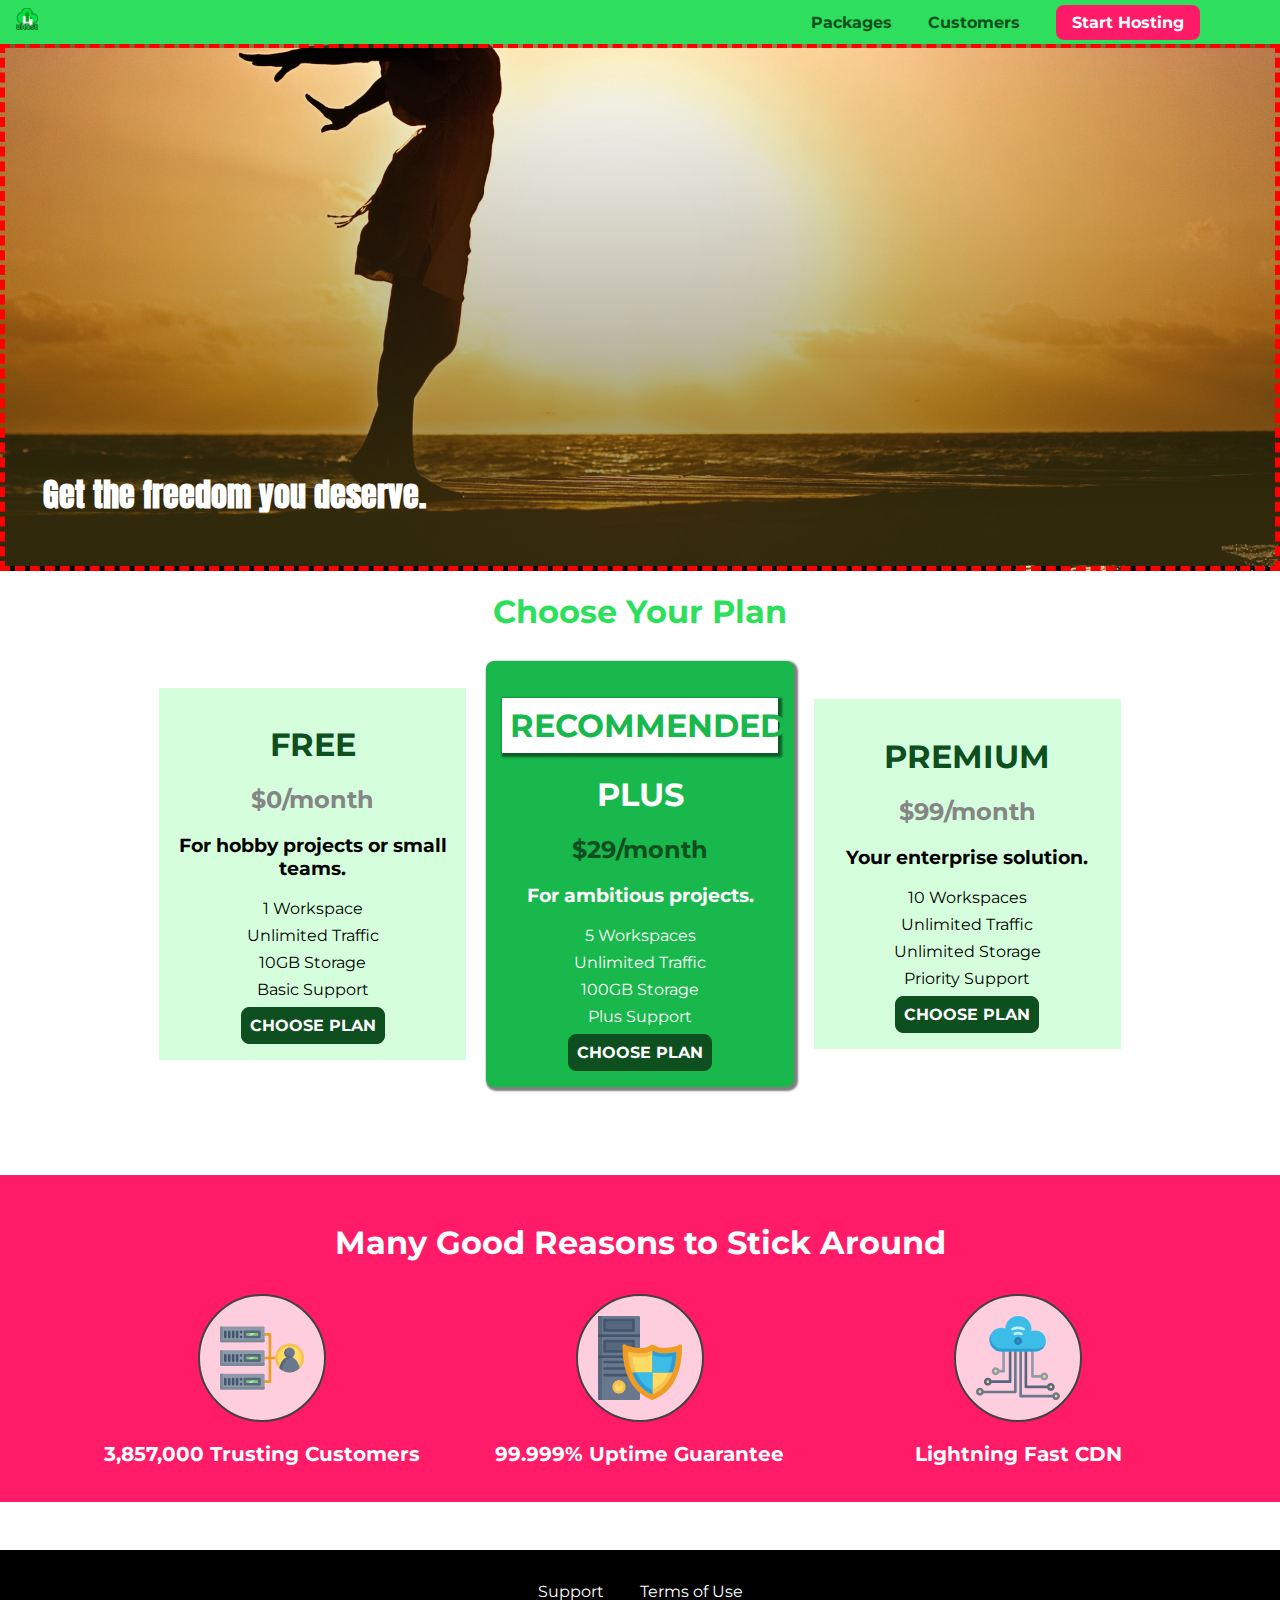
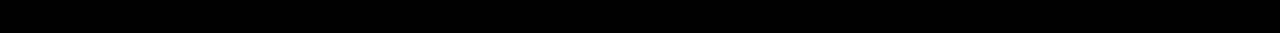
<file: index.html>
<!DOCTYPE html>
<html lang="ko">

<head>
    <meta charset="UTF-8">
    <meta http-equiv="X-UA-Compatible" content="ie=edge">
    <title>uHost</title>
    <link rel="shortcut icon" href="favicon.png">
    <link href="https://fonts.googleapis.com/css?family=Anton" rel="stylesheet">
    <link href="https://fonts.googleapis.com/css?family=Montserrat:400,700" rel="stylesheet">
    <link rel="stylesheet" href="shared.css">
    <link rel="stylesheet" href="main.css">
</head>

<body>
    <header class="main-header">
        <div>
            <a href="index.html" class="main-header__brand">
                <img src="images/uhost-icon.png" alt="uHost - Your favorite hosting company">
            </a>
        </div>
        <nav class="main-nav">
            <ul class="main-nav__items">
                <li class="main-nav__item">
                    <a href="packages/index.html">Packages</a>
                </li>
                <li class="main-nav__item">
                    <a href="customers/index.html">Customers</a>
                </li>
                <li class="main-nav__item main-nav__item--cta">
                    <a href="start-hosting/index.html">Start Hosting</a>
                </li>
            </ul>
        </nav>
    </header>
    <main>
        <section id="product-overview">
            <h1>Get the freedom you deserve.</h1>
        </section>
        <section id="plans">
            <h1 class="section-title">Choose Your Plan</h1>
            <div class="plan__list">
                <article class="plan">
                    <h1 class="plan__title">FREE</h1>
                    <h2 class="plan__price">$0/month</h2>
                    <h3>For hobby projects or small teams.</h3>
                    <ul class="plan__features">
                        <li class="plan__feature">1 Workspace</li>
                        <li class="plan__feature">Unlimited Traffic</li>
                        <li class="plan__feature">10GB Storage</li>
                        <li class="plan__feature">Basic Support</li>
                    </ul>
                    <div>
                        <button class="button">CHOOSE PLAN</button>
                    </div>
                </article>
                <article class="plan plan--hightlighted">
                    <h1 class="plan__annotation">RECOMMENDED</h1>
                    <h1 class="plan__title">PLUS</h1>
                    <h2 class="plan__price">$29/month</h2>
                    <h3>For ambitious projects.</h3>
                    <ul class="plan__features">
                        <li class="plan__feature">5 Workspaces</li>
                        <li class="plan__feature">Unlimited Traffic</li>
                        <li class="plan__feature">100GB Storage</li>
                        <li class="plan__feature">Plus Support</li>
                    </ul>
                    <div>
                        <button class="button">CHOOSE PLAN</button>
                    </div>
                </article>
                <article class="plan">
                    <h1 class="plan__title">PREMIUM</h1>
                    <h2 class="plan__price">$99/month</h2>
                    <h3>Your enterprise solution.</h3>
                    <ul class="plan__features">
                        <li class="plan__feature">10 Workspaces</li>
                        <li class="plan__feature">Unlimited Traffic</li>
                        <li class="plan__feature">Unlimited Storage</li>
                        <li class="plan__feature">Priority Support</li>
                    </ul>
                    <div>
                        <button class="button">CHOOSE PLAN</button>
                    </div>
                </article>
            </div>
        </section>
        <section id="key-features">
            <h1 class="section-title">Many Good Reasons to Stick Around</h1>
            <ul class="key-feature__list">
                <li class="key-feature">
                    <div class="key-feature__image">
                        <svg viewBox="0 0 512 512">
                            <path style="fill:#F09B24;" d="M344,248h-32V112c0-4.418-3.582-8-8-8h-40c-4.418,0-8,3.582-8,8s3.582,8,8,8h32v128h-32  c-4.418,0-8,3.582-8,8s3.582,8,8,8h32v128h-32c-4.418,0-8,3.582-8,8s3.582,8,8,8h40c4.418,0,8-3.582,8-8V264h32c4.418,0,8-3.582,8-8  S348.418,248,344,248z"
                            />
                            <path style="fill:#8E9AA9;" d="M264,64H8c-4.418,0-8,3.582-8,8v80c0,4.418,3.582,8,8,8h256c4.418,0,8-3.582,8-8V72  C272,67.582,268.418,64,264,64z"
                            />
                            <path style="fill:#7C899B;" d="M24,144c-4.418,0-8-3.582-8-8V64H8c-4.418,0-8,3.582-8,8v80c0,4.418,3.582,8,8,8h256  c4.418,0,8-3.582,8-8v-8H24z"
                            />
                            <rect x="152" y="96" style="fill:#B8E3A8;" width="88" height="32" />
                            <g>
                                <polygon style="fill:#7EC97D;" points="152,96 152,128 166,128 198,96  " />
                                <polygon style="fill:#7EC97D;" points="220,96 188,128 240,128 240,96  " />
                            </g>
                            <path style="fill:#56677E;" d="M240,136h-88c-4.418,0-8-3.582-8-8V96c0-4.418,3.582-8,8-8h88c4.418,0,8,3.582,8,8v32  C248,132.418,244.418,136,240,136z M160,120h72v-16h-72V120z"
                            />
                            <g>
                                <path style="fill:#435670;" d="M32,136c-4.418,0-8-3.582-8-8V96c0-4.418,3.582-8,8-8s8,3.582,8,8v32C40,132.418,36.418,136,32,136z   "
                                />
                                <path style="fill:#435670;" d="M56,136c-4.418,0-8-3.582-8-8V96c0-4.418,3.582-8,8-8s8,3.582,8,8v32C64,132.418,60.418,136,56,136z   "
                                />
                                <path style="fill:#435670;" d="M80,136c-4.418,0-8-3.582-8-8V96c0-4.418,3.582-8,8-8s8,3.582,8,8v32C88,132.418,84.418,136,80,136z   "
                                />
                                <path style="fill:#435670;" d="M104,136c-4.418,0-8-3.582-8-8V96c0-4.418,3.582-8,8-8s8,3.582,8,8v32   C112,132.418,108.418,136,104,136z"
                                />
                                <path style="fill:#435670;" d="M128,105c-4.418,0-8-3.582-8-8v-1c0-4.418,3.582-8,8-8s8,3.582,8,8v1   C136,101.418,132.418,105,128,105z"
                                />
                                <path style="fill:#435670;" d="M128,136c-4.418,0-8-3.582-8-8v-1c0-4.418,3.582-8,8-8s8,3.582,8,8v1   C136,132.418,132.418,136,128,136z"
                                />
                            </g>
                            <path style="fill:#8E9AA9;" d="M264,208H8c-4.418,0-8,3.582-8,8v80c0,4.418,3.582,8,8,8h256c4.418,0,8-3.582,8-8v-80  C272,211.582,268.418,208,264,208z"
                            />
                            <path style="fill:#7C899B;" d="M24,288c-4.418,0-8-3.582-8-8v-72H8c-4.418,0-8,3.582-8,8v80c0,4.418,3.582,8,8,8h256  c4.418,0,8-3.582,8-8v-8H24z"
                            />
                            <rect x="152" y="240" style="fill:#B8E3A8;" width="88" height="32" />
                            <g>
                                <polygon style="fill:#7EC97D;" points="152,240 152,272 166,272 198,240  " />
                                <polygon style="fill:#7EC97D;" points="220,240 188,272 240,272 240,240  " />
                            </g>
                            <path style="fill:#56677E;" d="M240,280h-88c-4.418,0-8-3.582-8-8v-32c0-4.418,3.582-8,8-8h88c4.418,0,8,3.582,8,8v32  C248,276.418,244.418,280,240,280z M160,264h72v-16h-72V264z"
                            />
                            <g>
                                <path style="fill:#435670;" d="M32,280c-4.418,0-8-3.582-8-8v-32c0-4.418,3.582-8,8-8s8,3.582,8,8v32C40,276.418,36.418,280,32,280   z"
                                />
                                <path style="fill:#435670;" d="M56,280c-4.418,0-8-3.582-8-8v-32c0-4.418,3.582-8,8-8s8,3.582,8,8v32C64,276.418,60.418,280,56,280   z"
                                />
                                <path style="fill:#435670;" d="M80,280c-4.418,0-8-3.582-8-8v-32c0-4.418,3.582-8,8-8s8,3.582,8,8v32C88,276.418,84.418,280,80,280   z"
                                />
                                <path style="fill:#435670;" d="M104,280c-4.418,0-8-3.582-8-8v-32c0-4.418,3.582-8,8-8s8,3.582,8,8v32   C112,276.418,108.418,280,104,280z"
                                />
                                <path style="fill:#435670;" d="M128,249c-4.418,0-8-3.582-8-8v-1c0-4.418,3.582-8,8-8s8,3.582,8,8v1   C136,245.418,132.418,249,128,249z"
                                />
                                <path style="fill:#435670;" d="M128,280c-4.418,0-8-3.582-8-8v-1c0-4.418,3.582-8,8-8s8,3.582,8,8v1   C136,276.418,132.418,280,128,280z"
                                />
                            </g>
                            <path style="fill:#8E9AA9;" d="M264,352H8c-4.418,0-8,3.582-8,8v80c0,4.418,3.582,8,8,8h256c4.418,0,8-3.582,8-8v-80  C272,355.582,268.418,352,264,352z"
                            />
                            <path style="fill:#7C899B;" d="M24,432c-4.418,0-8-3.582-8-8v-72H8c-4.418,0-8,3.582-8,8v80c0,4.418,3.582,8,8,8h256  c4.418,0,8-3.582,8-8v-8H24z"
                            />
                            <rect x="152" y="384" style="fill:#B8E3A8;" width="88" height="32" />
                            <g>
                                <polygon style="fill:#7EC97D;" points="152,384 152,416 166,416 198,384  " />
                                <polygon style="fill:#7EC97D;" points="220,384 188,416 240,416 240,384  " />
                            </g>
                            <path style="fill:#56677E;" d="M240,424h-88c-4.418,0-8-3.582-8-8v-32c0-4.418,3.582-8,8-8h88c4.418,0,8,3.582,8,8v32  C248,420.418,244.418,424,240,424z M160,408h72v-16h-72V408z"
                            />
                            <g>
                                <path style="fill:#435670;" d="M32,424c-4.418,0-8-3.582-8-8v-32c0-4.418,3.582-8,8-8s8,3.582,8,8v32C40,420.418,36.418,424,32,424   z"
                                />
                                <path style="fill:#435670;" d="M56,424c-4.418,0-8-3.582-8-8v-32c0-4.418,3.582-8,8-8s8,3.582,8,8v32C64,420.418,60.418,424,56,424   z"
                                />
                                <path style="fill:#435670;" d="M80,424c-4.418,0-8-3.582-8-8v-32c0-4.418,3.582-8,8-8s8,3.582,8,8v32C88,420.418,84.418,424,80,424   z"
                                />
                                <path style="fill:#435670;" d="M104,424c-4.418,0-8-3.582-8-8v-32c0-4.418,3.582-8,8-8s8,3.582,8,8v32   C112,420.418,108.418,424,104,424z"
                                />
                                <path style="fill:#435670;" d="M128,393c-4.418,0-8-3.582-8-8v-1c0-4.418,3.582-8,8-8s8,3.582,8,8v1   C136,389.418,132.418,393,128,393z"
                                />
                                <path style="fill:#435670;" d="M128,424c-4.418,0-8-3.582-8-8v-1c0-4.418,3.582-8,8-8s8,3.582,8,8v1   C136,420.418,132.418,424,128,424z"
                                />
                            </g>
                            <path style="fill:#F7C14D;" d="M424,168c-48.523,0-88,39.477-88,88s39.477,88,88,88s88-39.477,88-88S472.523,168,424,168z" />
                            <path style="fill:#FFDB66;" d="M424,184c-39.701,0-72,32.299-72,72s32.299,72,72,72s72-32.299,72-72S463.701,184,424,184z" />
                            <path style="fill:#69788D;" d="M484.893,314.16C476.393,274.588,451.922,248,424,248s-52.393,26.588-60.893,66.16  c-0.605,2.82,0.354,5.749,2.511,7.664C381.731,336.124,402.465,344,424,344s42.269-7.876,58.381-22.176  C484.539,319.909,485.498,316.98,484.893,314.16z"
                            />
                            <path style="fill:#56677E;" d="M434.053,249.171C430.768,248.403,427.411,248,424,248c-27.922,0-52.393,26.588-60.893,66.16  c-0.605,2.82,0.354,5.749,2.511,7.664c3.383,3.002,6.979,5.703,10.734,8.125C384.904,286.243,407.373,255.378,434.053,249.171z"
                            />
                            <path style="fill:#69788D;" d="M424,192c-17.645,0-32,14.355-32,32s14.355,32,32,32s32-14.355,32-32S441.645,192,424,192z" />
                            <path style="fill:#56677E;" d="M432,248c-17.645,0-32-14.355-32-32c0-6.783,2.128-13.076,5.742-18.258  C397.444,203.53,392,213.138,392,224c0,17.645,14.355,32,32,32c10.862,0,20.471-5.444,26.258-13.742  C445.076,245.872,438.783,248,432,248z"
                            />
                        </svg>
                    </div>
                    <p class="key-feature__description">3,857,000 Trusting Customers</p>
                </li>
                <li class="key-feature">
                    <div class="key-feature__image">
                        <svg viewBox="0 0 512 512">
                            <path style="fill:#69788D;" d="M248,0H8C3.582,0,0,3.582,0,8v496c0,4.418,3.582,8,8,8h240c4.418,0,8-3.582,8-8V8  C256,3.582,252.418,0,248,0z"
                            />
                            <path style="fill:#56677E;" d="M24,504V8c0-4.418,3.582-8,8-8H8C3.582,0,0,3.582,0,8v496c0,4.418,3.582,8,8,8h24  C27.582,512,24,508.418,24,504z"
                            />
                            <g>
                                <rect x="0" y="112" style="fill:#435670;" width="256" height="16" />
                                <rect x="0" y="240" style="fill:#435670;" width="256" height="16" />
                            </g>
                            <path style="fill:#F7C14D;" d="M128,392c-22.056,0-40,17.944-40,40s17.944,40,40,40s40-17.944,40-40S150.056,392,128,392z" />
                            <path style="fill:#FFDB66;" d="M128,408c-13.233,0-24,10.767-24,24s10.767,24,24,24s24-10.767,24-24S141.233,408,128,408z" />
                            <path style="fill:#F7C14D;" d="M128,392c-2.739,0-5.414,0.278-8,0.805V424c0,4.418,3.582,8,8,8c4.418,0,8-3.582,8-8v-31.195  C133.414,392.278,130.739,392,128,392z"
                            />
                            <g>
                                <path style="fill:#435670;" d="M216,288H40c-4.418,0-8-3.582-8-8s3.582-8,8-8h176c4.418,0,8,3.582,8,8S220.418,288,216,288z"
                                />
                                <path style="fill:#435670;" d="M216,328H40c-4.418,0-8-3.582-8-8s3.582-8,8-8h176c4.418,0,8,3.582,8,8S220.418,328,216,328z"
                                />
                                <path style="fill:#435670;" d="M216,368H40c-4.418,0-8-3.582-8-8s3.582-8,8-8h176c4.418,0,8,3.582,8,8S220.418,368,216,368z"
                                />
                                <path style="fill:#435670;" d="M216,16H40c-4.418,0-8,3.582-8,8v64c0,4.418,3.582,8,8,8h176c4.418,0,8-3.582,8-8V24   C224,19.582,220.418,16,216,16z"
                                />
                            </g>
                            <rect x="48" y="32" style="fill:#56677E;" width="160" height="48" />
                            <path style="fill:#435670;" d="M216,144H40c-4.418,0-8,3.582-8,8v64c0,4.418,3.582,8,8,8h176c4.418,0,8-3.582,8-8v-64  C224,147.582,220.418,144,216,144z"
                            />
                            <rect x="48" y="160" style="fill:#56677E;" width="160" height="48" />
                            <path style="fill:#F09B24;" d="M511.747,180.237c-0.194-6.537-8.107-10.107-13.135-5.894c-5.6,4.693-42.904,21.282-98.514,21.282  c-33.45,0-64.625-20.999-64.929-21.206c-2.9-1.991-6.764-1.85-9.512,0.346c-2.677,2.135-27.201,20.86-63.793,20.86  c-55.607,0-92.914-16.589-98.515-21.282c-5.028-4.211-12.941-0.645-13.135,5.894c-1.634,54.834,4.655,105.941,18.693,151.903  c12.096,39.604,29.759,74.047,52.497,102.373c27.538,34.304,62.743,59.882,104.66,76.045c3.069,1.918,6.757,1.921,9.83,0  c41.917-16.163,77.122-41.741,104.66-76.045c22.738-28.326,40.401-62.77,52.497-102.373  C507.092,286.179,513.381,235.071,511.747,180.237z"
                            />
                            <path style="fill:#F7C14D;" d="M476.21,221.226c-1.953-1.631-4.568-2.235-7.036-1.628c-21.686,5.327-44.926,8.028-69.075,8.028  c-25.926,0-49.633-8.975-64.955-16.504c-2.307-1.134-5.016-1.091-7.284,0.116c-14.059,7.477-36.919,16.388-65.994,16.388  c-24.153,0-47.394-2.701-69.075-8.028c-5.155-1.268-10.221,2.966-9.894,8.261c2.077,33.693,7.668,65.635,16.616,94.935  c22.774,74.565,66.139,126.334,128.888,153.868c2.032,0.891,4.397,0.891,6.43,0c61.777-27.107,104.716-78.876,127.62-153.868  c8.948-29.3,14.539-61.241,16.616-94.935C479.224,225.319,478.163,222.856,476.21,221.226z"
                            />
                            <path style="fill:#FFDB66;" d="M331.609,451.727c-52.604-25.289-89.304-70.987-109.144-135.944  c-6.532-21.39-11.162-44.336-13.82-68.447c17.133,2.852,34.952,4.291,53.22,4.291c29.394,0,53.376-7.793,69.978-15.561  c17.44,7.736,41.656,15.561,68.256,15.561c18.267,0,36.085-1.439,53.219-4.291c-2.659,24.112-7.288,47.06-13.82,68.448  C419.545,381.108,383.27,426.805,331.609,451.727z"
                            />
                            <g>
                                <path style="fill:#2C9DD4;" d="M479.066,227.858c0.157-2.539-0.903-5.002-2.856-6.633s-4.568-2.235-7.036-1.628   c-21.686,5.327-44.926,8.028-69.075,8.028c-25.926,0-49.633-8.975-64.955-16.504c-1.057-0.52-2.2-0.78-3.345-0.806l-0.072,133.351   h123.601c2.556-6.746,4.933-13.702,7.123-20.874C471.398,293.493,476.989,261.552,479.066,227.858z"
                                />
                                <path style="fill:#2C9DD4;" d="M206.658,343.667c24.153,63.42,65.028,108.108,121.743,132.995c1.031,0.452,2.147,0.673,3.263,0.666   l0.063-133.661H206.658z"
                                />
                            </g>
                            <g>
                                <path style="fill:#3CBDE8;" d="M439.497,315.783c6.532-21.389,11.161-44.336,13.82-68.448c-17.134,2.852-34.952,4.291-53.219,4.291   c-26.6,0-50.815-7.824-68.256-15.561l-0.116,107.601h97.758C433.179,334.807,436.524,325.518,439.497,315.783z"
                                />
                                <path style="fill:#3CBDE8;" d="M232.523,343.667c21.144,50.298,54.363,86.56,99.087,108.06l0.117-108.06H232.523z" />
                            </g>
                        </svg>
                    </div>
                    <p class="key-feature__description">99.999% Uptime Guarantee</p>
                </li>
                <li class="key-feature">
                    <div class="key-feature__image">
                        <svg viewBox="0 0 512 512">
                            <path style="fill:#8E9AA9;" d="M168,200c-4.418,0-8,3.582-8,8v120h-17.376c-3.302-9.311-12.194-16-22.624-16  c-13.234,0-24,10.767-24,24s10.766,24,24,24c10.429,0,19.321-6.689,22.624-16H168c4.418,0,8-3.582,8-8V208  C176,203.582,172.418,200,168,200z"
                            />
                            <path style="fill:#FFDB66;" d="M120,328c-4.411,0-8,3.589-8,8s3.589,8,8,8s8-3.589,8-8S124.411,328,120,328z" />
                            <path style="fill:#56677E;" d="M208,200c-4.418,0-8,3.582-8,8v184H94.624C91.322,382.689,82.43,376,72,376  c-13.234,0-24,10.767-24,24s10.766,24,24,24c10.429,0,19.321-6.689,22.624-16H208c4.418,0,8-3.582,8-8V208  C216,203.582,212.418,200,208,200z"
                            />
                            <path style="fill:#FFDB66;" d="M72,392c-4.411,0-8,3.589-8,8s3.589,8,8,8s8-3.589,8-8S76.411,392,72,392z" />
                            <path style="fill:#69788D;" d="M240,208c-4.418,0-8,3.582-8,8v239H47.24c-2.671-10.34-12.078-18-23.24-18c-13.234,0-24,10.767-24,24  s10.766,24,24,24c9.666,0,18.009-5.747,21.809-14H240c4.418,0,8-3.582,8-8V216C248,211.582,244.418,208,240,208z"
                            />
                            <path style="fill:#FFDB66;" d="M24,453c-4.411,0-8,3.589-8,8s3.589,8,8,8s8-3.589,8-8S28.411,453,24,453z" />
                            <path style="fill:#69788D;" d="M488,464c-10.429,0-19.321,6.689-22.624,16H280V208c0-4.418-3.582-8-8-8s-8,3.582-8,8v280  c0,4.418,3.582,8,8,8h193.376c3.302,9.311,12.194,16,22.624,16c13.234,0,24-10.767,24-24S501.234,464,488,464z"
                            />
                            <path style="fill:#FFDB66;" d="M488,480c-4.411,0-8,3.589-8,8s3.589,8,8,8s8-3.589,8-8S492.411,480,488,480z" />
                            <path style="fill:#56677E;" d="M456,408c-10.429,0-19.321,6.689-22.624,16H312V208c0-4.418-3.582-8-8-8s-8,3.582-8,8v224  c0,4.418,3.582,8,8,8h129.376c3.302,9.311,12.194,16,22.624,16c13.234,0,24-10.767,24-24S469.234,408,456,408z"
                            />
                            <path style="fill:#FFDB66;" d="M456,424c-4.411,0-8,3.589-8,8s3.589,8,8,8s8-3.589,8-8S460.411,424,456,424z" />
                            <path style="fill:#8E9AA9;" d="M416,344c-10.429,0-19.321,6.689-22.624,16H352V208c0-4.418-3.582-8-8-8s-8,3.582-8,8v160  c0,4.418,3.582,8,8,8h49.376c3.302,9.311,12.194,16,22.624,16c13.234,0,24-10.767,24-24S429.234,344,416,344z"
                            />
                            <path style="fill:#FFDB66;" d="M416,360c-4.411,0-8,3.589-8,8s3.589,8,8,8s8-3.589,8-8S420.411,360,416,360z" />
                            <path style="fill:#3CBDE8;" d="M362,88c-8.741,0-17.231,1.751-25.06,5.085C337.646,88.797,338,84.43,338,80  c0-44.112-35.888-80-80-80c-42.823,0-77.895,33.816-79.909,76.149C170.393,73.415,162.244,72,154,72c-39.701,0-72,32.299-72,72  s32.299,72,72,72h208c35.29,0,64-28.71,64-64S397.29,88,362,88z"
                            />
                            <path style="fill:#2C9DD4;" d="M368,200H160c-39.701,0-72-32.299-72-72c0-5.863,0.721-11.559,2.05-17.019  C84.918,120.88,82,132.102,82,144c0,39.701,32.299,72,72,72h208c30.389,0,55.88-21.296,62.379-49.743  C413.565,186.327,392.352,200,368,200z"
                            />
                            <path style="fill:#2A7DB5;" d="M256,128c-13.234,0-24,10.767-24,24s10.766,24,24,24c13.233,0,24-10.767,24-24S269.233,128,256,128z"
                            />
                            <path style="fill:#2C9DD4;" d="M256,144c-4.411,0-8,3.589-8,8s3.589,8,8,8c4.411,0,8-3.589,8-8S260.411,144,256,144z" />
                            <g>
                                <path style="fill:#C5F1FA;" d="M221.755,87.695c-2.994,0-5.864-1.688-7.233-4.572c-1.894-3.991-0.194-8.763,3.798-10.657   C230.157,66.849,242.834,64,256,64c13.166,0,25.844,2.849,37.68,8.466c3.992,1.895,5.692,6.666,3.798,10.657   s-6.666,5.692-10.657,3.798C277.144,82.328,266.774,80,256,80c-10.774,0-21.144,2.328-30.821,6.921   C224.072,87.446,222.904,87.695,221.755,87.695z"
                                />
                                <path style="fill:#C5F1FA;" d="M276.545,116.618c-1.148,0-2.316-0.249-3.424-0.774C267.745,113.293,261.985,112,256,112   c-5.985,0-11.745,1.293-17.121,3.844c-3.991,1.895-8.763,0.192-10.657-3.798c-1.894-3.992-0.193-8.764,3.798-10.657   C239.557,97.813,247.625,96,256,96c8.376,0,16.444,1.813,23.98,5.389c3.991,1.894,5.692,6.665,3.798,10.657   C282.41,114.93,279.539,116.618,276.545,116.618z"
                                />
                            </g>
                        </svg>
                    </div>
                    <p class="key-feature__description">Lightning Fast CDN</p>
                </li>
            </ul>
        </section>
    </main>
    <footer class="main-footer">
        <nav>
            <ul class="main-footer__links">
                <li class="main-footer__link">
                    <a href="#">Support</a>
                </li>
                <li class="main-footer__link">
                    <a href="#">Terms of Use</a>
                </li>
            </ul>
        </nav>
    </footer>
</body>

</html>
</file>
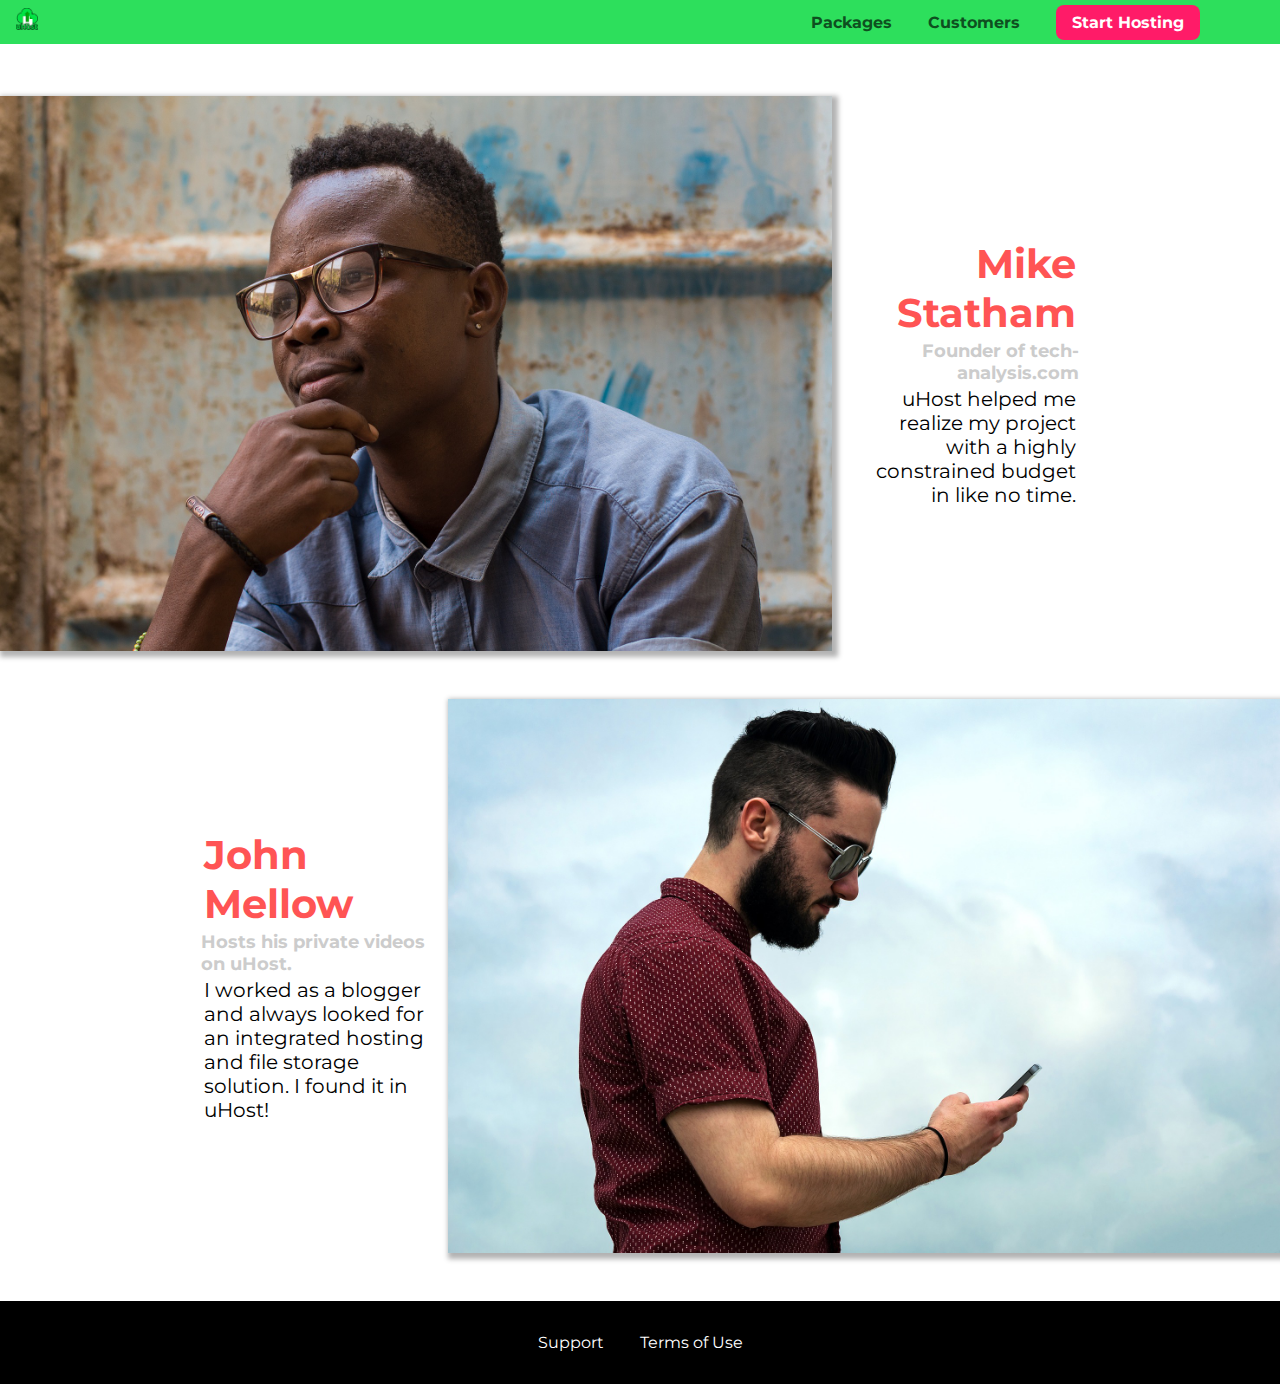
<file: customers/index.html>
<!DOCTYPE html>
<html lang="en">

<head>
    <meta charset="UTF-8">
    <meta name="viewport" content="width=device-width, initial-scale=1.0">
    <meta http-equiv="X-UA-Compatible" content="ie=edge">
    <title>uHost Customers</title>
    <link rel="shortcut icon" href="../favicon.png">
    <link href="https://fonts.googleapis.com/css?family=Anton|Montserrat:400,700" rel="stylesheet">
    <link rel="stylesheet" href="../shared.css">
    <link rel="stylesheet" href="customers.css">
</head>

<body>
    <header class="main-header">
        <div>
            <a href="../index.html" class="main-header__brand">
                <img src="../images/uhost-icon.png" alt="uHost - Your favorite hosting company">
            </a>
        </div>
        <nav class="main-nav">
            <ul class="main-nav__items">
                <li class="main-nav__item">
                    <a href="../packages/index.html">Packages</a>
                </li>
                <li class="main-nav__item">
                    <a href="index.html">Customers</a>
                </li>
                <li class="main-nav__item main-nav__item--cta">
                    <a href="../start-hosting/index.html">Start Hosting</a>
                </li>
            </ul>
        </nav>
    </header>
    <main>
        <div>
            <div class="testimonial" id="customer-1">
                <div class="testimonial__image-container">
                    <img src="../images/customer-1.jpg" alt="Mike Statham - Customer" class="testimonial__image">
                </div>
                <div class="testimonial__info">
                    <h1 class="testimonial__name">Mike Statham</h1>
                    <h2 class="testimonial__subtitle">Founder of
                        <a href="tech-analysis.com">tech-analysis.com</a>
                    </h2>
                    <p class="testimonial__text">uHost helped me realize my project with a highly constrained budget in like no time.</p>
                </div>
            </div>
            <div class="testimonial" id="customer-2">

                <div class="testimonial__info">
                    <h1 class="testimonial__name">John Mellow</h1>
                    <h2 class="testimonial__subtitle">Hosts his private videos on uHost.
                    </h2>
                    <p class="testimonial__text">I worked as a blogger and always looked for an integrated hosting and file storage solution. I found
                        it in uHost!
                    </p>
                </div>
                <div class="testimonial__image-container">
                    <img src="../images/customer-2.jpg" alt="John Mellow - Customer" class="testimonial__image">
                </div>
            </div>
        </div>
    </main>
    <footer class="main-footer">
        <nav>
            <ul class="main-footer__links">
                <li class="main-footer__link">
                    <a href="#">Support</a>
                </li>
                <li class="main-footer__link">
                    <a href="#">Terms of Use</a>
                </li>
            </ul>
        </nav>
    </footer>
</body>

</html>
</file>
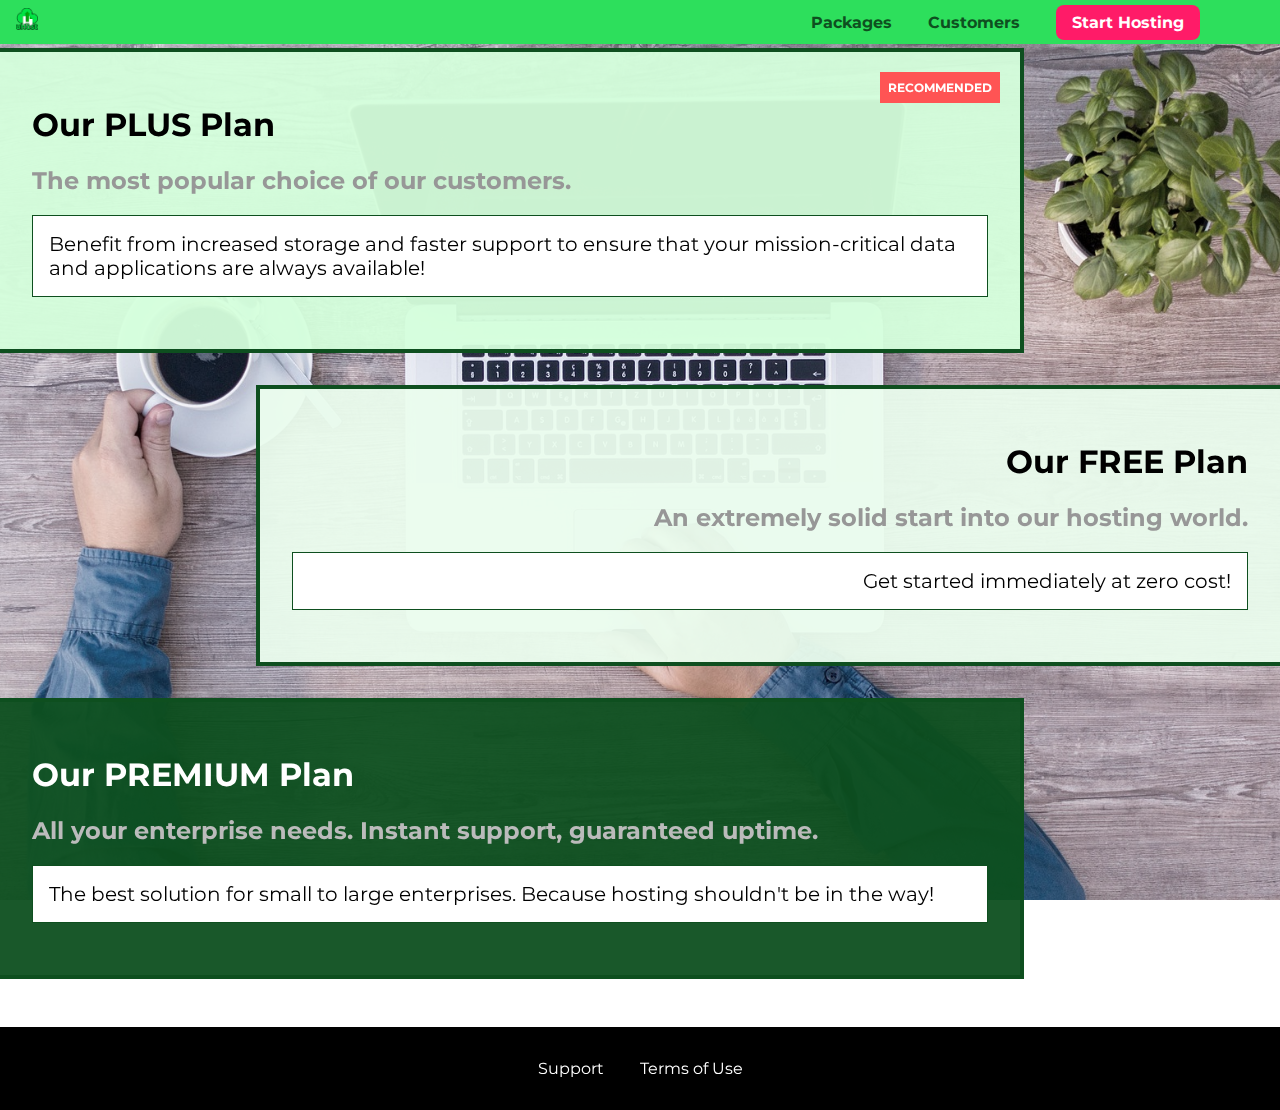
<file: packages/index.html>
<!DOCTYPE html>
<html lang="ko">

<head>
    <meta charset="UTF-8">
    <meta http-equiv="X-UA-Compatible" content="ie=edge">
    <title>uHost</title>
    <link rel="shortcut icon" href="favicon.png">
    <link href="https://fonts.googleapis.com/css?family=Montserrat:400,700" rel="stylesheet">
    <link rel="stylesheet" href="../shared.css">
    <link rel="stylesheet" href="packages.css">
</head>

<body>
    <div class="background"></div>
    <header class="main-header">
        <div>
            <a href="../index.html" class="main-header__brand">
                <img src="../images/uhost-icon.png" alt="uHost - Your favorite hosting company">
            </a>
        </div>
        <nav class="main-nav">
            <ul class="main-nav__items">
                <li class="main-nav__item">
                    <a href="index.html">Packages</a>
                </li>
                <li class="main-nav__item">
                    <a href="../customers/index.html">Customers</a>
                </li>
                <li class="main-nav__item main-nav__item--cta">
                    <a href="../start-hosting/index.html">Start Hosting</a>
                </li>
            </ul>
        </nav>
    </header>
    <main>
        <section class="package" id="plus">
            <a href="#">
                <h1 class="package__title">Our PLUS Plan</h1>
                <h2 class="package__badge">RECOMMENDED</h2>
                <h2 class="package__subtitle">The most popular choice of our customers.</h2>
                <p class="package__info">Benefit from increased storage and faster support to ensure that your mission-critical data and applications
                    are always available!</p>
            </a>
        </section>
        <section class="package" id="free">
            <a href="#">
                <h1 class="package__title">Our FREE Plan</h1>
                <h2 class="package__subtitle">An extremely solid start into our hosting world.</h2>
                <p class="package__info">Get started immediately at zero cost!</p>
            </a>
        </section>
        <div class="clearfix"></div>
        <section class="package" id="premium">
            <a href="#">
                <h1 class="package__title">Our PREMIUM Plan</h1>
                <h2 class="package__subtitle">All your enterprise needs. Instant support, guaranteed uptime. </h2>
                <p class="package__info">The best solution for small to large enterprises. Because hosting shouldn't be in the way!</p>
            </a>
        </section>
    </main>
    <footer class="main-footer">
        <nav>
            <ul class="main-footer__links">
                <li class="main-footer__link">
                    <a href="#">Support</a>
                </li>
                <li class="main-footer__link">
                    <a href="#">Terms of Use</a>
                </li>
            </ul>
        </nav>
    </footer>
</body>

</html>
</file>
<file: shared.css>
* {
    box-sizing: border-box;
}
body {
    font-family: 'Montserrat', sans-serif;
    margin: 0;
}

.main-header {
    width: 100%;
    position: fixed;
    top: 0;
    left: 0;
    background: #2ddf5c;
    padding: 8px 16px;
    z-index: 1;
}

.main-header > div {
    display: inline-block;
    vertical-align: middle;
}

.main-header__brand {
    color: #0e4f1f;
    text-decoration: none;
    font-weight: bold;
    font-size: 22px;
    display: inline-block;
}

.main-header__brand img  {
    height: 22px;
}

.main-nav {
    display: inline-block;
    text-align: right;
    width: calc(100% - 74px);
    vertical-align: middle;
}

.main-nav__items {
    margin: 0;
    padding: 0;
    list-style: none;
}

.main-nav__item {
    display: inline-block;
    margin: 0 16px;
}

.main-nav__item a {
    text-decoration: none;
    color: #0e4f1f;
    font-weight: bold;
    padding: 3px 0;
}

.main-nav__item a:hover,
.main-nav__item a:active {
    color: white;
    border-bottom: 5px solid white;
}

.main-nav__item--cta a {
    color: white;
    background: #ff1b68;
    padding: 8px 16px;
    border-radius: 8px;
}

.main-nav__item--cta a:hover,
.main-nav__item--cta a:active {
    color: #ff1b68;
    background: white;
    border: none;
}

.main-footer {
    background: black;
    padding: 32px;
    margin-top: 48px;
}

.main-footer__links {
    list-style: none;
    margin: 0;
    padding: 0;
    text-align: center;
}

.main-footer__link {
    display: inline;
    margin: 0 16px;
}

.main-footer__link a {
    color: white;
    text-decoration: none;
}

.main-footer__link a:hover,
.main-footer__link a:active {
    color: #ccc;
}

.button {
    background: #0e4f1f;
    color: white;
    font: inherit;
    border: 1.5px solid #0e4f1f;
    padding: 8px;
    border-radius: 8px;
    font-weight: bold;
    cursor: pointer;
}

.button:hover,
.button:active {
    background: white;
    color: #0e4f1f;
}

.button:focus {
    outline: none;
}
</file>
<file: main.css>
#product-overview {
    background: linear-gradient(to top, rgba(80, 68, 18, 0.6) 10%, transparent), url("./images/freedom.jpg") left 10% bottom 20% / cover no-repeat border-box, #ff1b68;
    /* background-image: url("./freedom.jpg");
    background-size: cover;
    background-position: left 10% bottom 20%;
    background-repeat: no-repeat;
    background-origin: border-box;
    background-clip: border-box; */
    /* background-image: linear-gradient(90deg, red, blue); */
    width: 100%;
    height: 528px;
    padding: 10px;
    margin-top: 43px;
    border: 5px dashed red;
    position: relative;
}

.section-title {
    color: #2ddf5c;
    text-align: center;
}

#product-overview h1 {  
    color: white;
    font-family: 'Anton', sans-serif;
    position: absolute;
    bottom: 5%;
    left: 3%;
}

.plan__list {
    width: 80%;
    margin: auto;
    text-align: center;
}

.plan {
    background: #d5ffdc;
    text-align: center;
    padding: 16px;
    margin: 8px;
    display: inline-block;
    width: 30%;
    vertical-align: middle;
}

.plan--hightlighted {
    background: #19b84c;
    color: white;
    box-shadow: 2px 2px 2px 2px rgba(0, 0, 0, 0.5);
    border-radius: 8px;
}

.plan__annotation {
    background: white;
    color: #19b84c;
    padding: 8px;
    box-shadow: 2px 2px 2px 2px rgba(0, 0, 0, 0.5);
}

.plan__title {
    color: #0e4f1f;
}

.plan__price {
    color: #858585;
}

.plan--hightlighted .plan__title {
    color: white;
}

.plan--hightlighted .plan__price {
    color: #0e4f1f;
}

.plan__features {
    list-style: none;
    margin: 0;
    padding: 0;
    
} 
/* .plan__features  */
.plan__feature {
    margin: 8px 0;
}

#key-features {
    background: #ff1b68;
    margin-top: 80px;
    padding: 16px;
}


#key-features > .section-title {
    color: white;
    margin: 32px;;
}

.key-feature__list {
    list-style: none;
    margin: 0;
    padding: 0;
    text-align: center;
}

.key-feature {
    display: inline-block;
    width: 30%;
    vertical-align: top;
}

.key-feature__description {
    text-align: center;
    font-weight: bold;
    color: white;
    font-size: 20px;
}

.key-feature__image {
    background: #ffcede;
    width: 128px;
    height: 128px;
    border: 2px solid #424242;
    border-radius: 50%;
    margin: auto;
    padding: 20px;
}

/* h1 {
    font-family: sans-serif;
} */
</file>
<file: customers/customers.css>
.testimonial {
    font-size: 20px;
    margin: 48px 0;
}

.testimonial__list {
    width: 80%;
    margin: auto;
}

.testimonial:first-of-type {
    margin-top: 96px;
}

.testimonial__image-container {
    width: 65%;
    display: inline-block;
    vertical-align: middle;
    box-shadow: 3px 3px 5px 3px rgba(0, 0, 0, 0.3);
}

.testimonial__image {
    width: 100%;
    vertical-align: top;
}

.testimonial__info {
    text-align: right;
    padding: 14px;
    display: inline-block;
    vertical-align: middle;
    width: 20%;
}

#customer-2.testimonial {
    text-align: right;
}

#customer-2 .testimonial__info {
    text-align: left;
}

.testimonial__name {
    margin: 3px;
    color: #ff5454;
}

.testimonial__subtitle {
    margin: 0;
    font-size: 18px;
    color: #ccc;
}

.testimonial__subtitle a {
    color: inherit;
    text-decoration: none;
}

.testimonial__subtitle a:hover,
.testimonial__subtitle a:active {
    color: #7a7a7a;
}

.testimonial__text {
    margin: 3px;
}
</file>
<file: packages/packages.css>
main {
    padding-top: 32px;
}

.background {
    background: url("../images/plans-background.jpg") center/cover;
    filter: grayscale(40%);
    width: 100%;
    height: 100%;
    position: fixed;
    z-index: -1
}

.package {
    width: 80%;
    margin: 16px 0;
    border: 4px solid #0e4f1f;
    border-left: none;
    position: relative;
}

.package a {
    text-decoration: none;
    color: inherit;
    display: block;
    padding: 32px;
}

.package__badge {
    position: absolute;
    top: 0;
    right: 0;
    margin: 20px;
    font-size: 12px;
    color: white;
    background-color: #ff5454;
    padding: 8px;
}

.package:hover,
.package:active {
    box-shadow: 2px 2px 4px rgba(0, 0, 0, 0.5);
    border-color: #ff5454;
    /* border-color: #ff5454 !important; */
}

.package__subtitle {
    color: #979797;
}
.package__info {
    padding: 16px;
    border: 1px solid #0e4f1f;
    font-size: 20px;
    background: white;
}

.clearfix {
    clear: both;
}

#plus {
    background: rgba(213, 255, 220, 0.95);
}

#free {
    background: rgba(234, 252, 237, 0.95);
    float: right;
    border-right: none;
    border-left: 4px solid #0e4f1f;
    text-align: right;
}

#free.package:hover,
#free.package:active {
    border-color: #ff5454;
}

#premium {
    background: rgba(13, 79, 31, 0.95);
}

#premium .package__title {
    color: white;
}

#premium .package__subtitle {
    color: #bbb;
}
</file>
